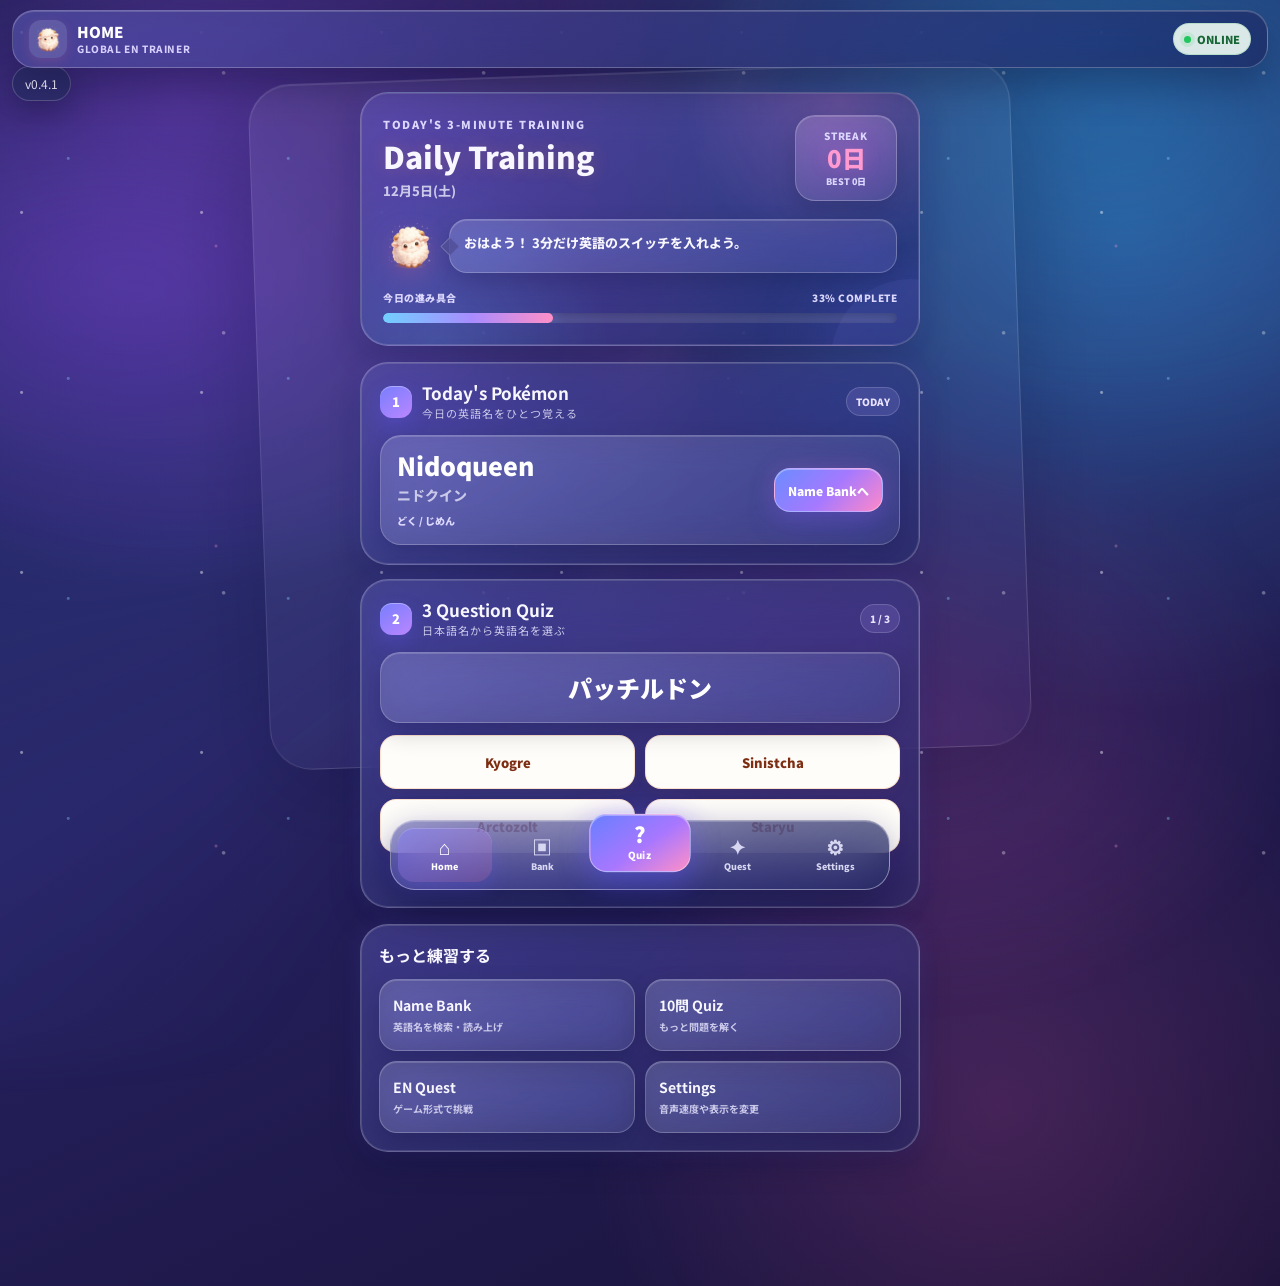
<file: index.html>
<!DOCTYPE html>
<html lang="ja">
<head>
  <meta charset="UTF-8">
  <meta name="viewport" content="width=device-width,initial-scale=1,viewport-fit=cover">
  <meta name="robots" content="noindex,nofollow">
  <meta name="theme-color" content="#ea580c">
  <meta name="apple-mobile-web-app-capable" content="yes">
  <meta name="apple-mobile-web-app-status-bar-style" content="default">
  <meta name="apple-mobile-web-app-title" content="GET">
  <title>GET - Global EN Trainer</title>
  <link rel="manifest" href="manifest.webmanifest">
  <link rel="apple-touch-icon" href="assets/images/sheep.PNG">
  <link rel="stylesheet" href="style.css?v=10">
  <link rel="stylesheet" href="css/foundation.css?v=1" data-get-foundation>
  <link rel="stylesheet" href="css/daily-home.css?v=1">
</head>
<body>
  <div class="version-badge" onclick="toggleUpdateLog()">v0.4.1</div>

  <div class="update-log" id="updateLog">
    <h3>更新履歴 v0.4.1</h3>
    <p>
      ・Daily Trainingの読み込み停止を修正<br>
      ・共通ポケモンデータAPIを修正<br>
      ・古いJSが残るPWAキャッシュを改善<br>
      ・Service Worker更新時の自動再読み込みを追加<br>
    </p>
  </div>

  <main class="daily-home">
    <div id="dailyDashboard" class="daily-dashboard">
      <section class="daily-overview" aria-labelledby="dailyTitle">
        <div class="daily-overview-top">
          <div>
            <p class="daily-eyebrow">TODAY'S 3-MINUTE TRAINING</p>
            <h1 id="dailyTitle">Daily Training</h1>
            <div id="dailyDate" class="daily-date">今日のトレーニング</div>
          </div>

          <div class="daily-streak-card" aria-label="連続学習日数">
            <span class="daily-streak-label">STREAK</span>
            <strong id="dailyStreak" class="daily-streak-value">0日</strong>
            <span id="dailyBest" class="daily-streak-best">BEST 0日</span>
          </div>
        </div>

        <div class="daily-sheep-message">
          <img src="assets/images/sheep.PNG" alt="GET Sheep">
          <div id="dailySheepMessage" class="daily-sheep-bubble" aria-live="polite">
            今日のトレーニングを準備しているよ。
          </div>
        </div>

        <div class="daily-progress-head">
          <span>今日の進み具合</span>
          <span id="dailyProgressText">LOADING</span>
        </div>
        <div class="daily-progress-track" aria-hidden="true">
          <div id="dailyProgressFill" class="daily-progress-fill"></div>
        </div>
      </section>

      <div class="daily-steps">
        <section class="daily-step-card" aria-labelledby="dailyPokemonHeading">
          <div class="daily-step-header">
            <div class="daily-step-title">
              <span class="daily-step-number">1</span>
              <div>
                <h2 id="dailyPokemonHeading">Today's Pokémon</h2>
                <p>今日の英語名をひとつ覚える</p>
              </div>
            </div>
            <span class="daily-step-status">TODAY</span>
          </div>

          <div class="daily-pokemon-panel">
            <div>
              <div id="dailyPokemonName" class="daily-pokemon-name">Loading...</div>
              <div id="dailyPokemonJp" class="daily-pokemon-jp">今日のポケモン</div>
              <div id="dailyPokemonType" class="daily-pokemon-type">TYPE</div>
            </div>
            <button id="dailyPokemonDetail" class="daily-detail-button" type="button">
              Name Bankへ
            </button>
          </div>
        </section>

        <section id="dailyQuizStep" class="daily-step-card" aria-labelledby="dailyQuizHeading">
          <div class="daily-step-header">
            <div class="daily-step-title">
              <span class="daily-step-number">2</span>
              <div>
                <h2 id="dailyQuizHeading">3 Question Quiz</h2>
                <p>日本語名から英語名を選ぶ</p>
              </div>
            </div>
            <span id="dailyQuizCounter" class="daily-step-status">1 / 3</span>
          </div>

          <div id="dailyQuizQuestion" class="daily-quiz-question">Loading...</div>
          <div id="dailyQuizOptions" class="daily-answer-grid"></div>
          <div id="dailyQuizFeedback" class="daily-quiz-feedback" aria-live="polite"></div>
          <button id="dailyQuizNext" class="daily-primary-button" type="button" hidden disabled>
            次の問題
          </button>
        </section>

        <section id="dailyPhraseStep" class="daily-step-card" aria-labelledby="dailyPhraseHeading" hidden>
          <div class="daily-step-header">
            <div class="daily-step-title">
              <span class="daily-step-number">3</span>
              <div>
                <h2 id="dailyPhraseHeading">CA English</h2>
                <p>現場で使う一言を声に出す</p>
              </div>
            </div>
            <span class="daily-step-status">FINAL</span>
          </div>

          <div class="daily-phrase-card">
            <span id="dailyPhraseScene" class="daily-phrase-scene">CA ENGLISH</span>
            <div id="dailyPhraseEn" class="daily-phrase-en">Loading...</div>
            <div id="dailyPhraseJp" class="daily-phrase-jp"></div>
            <div class="daily-phrase-actions">
              <button id="dailyPhraseSpeak" class="daily-secondary-button" type="button">
                🔊 聞く
              </button>
              <button id="dailyPhraseDone" class="daily-primary-button" type="button">
                覚えた・完了
              </button>
            </div>
          </div>
        </section>
      </div>

      <section id="dailyCompletion" class="daily-completion" hidden aria-live="polite">
        <div class="daily-completion-mark">✓</div>
        <h2>Today's Training Complete!</h2>
        <p>今日の英語をひとつ、現場へ持っていこう。<br>明日は新しい3問とCAフレーズが待っているよ。</p>
        <div class="daily-completion-stats">
          <div class="daily-completion-stat">
            <span>QUIZ SCORE</span>
            <strong id="dailyCompletionScore">0 / 3</strong>
          </div>
          <div class="daily-completion-stat">
            <span>STREAK</span>
            <strong id="dailyCompletionStreak">1日連続</strong>
          </div>
        </div>
      </section>

      <section class="daily-shortcuts" aria-labelledby="dailyExploreHeading">
        <h2 id="dailyExploreHeading">もっと練習する</h2>
        <div class="daily-shortcut-grid">
          <a href="pages/namebank.html">
            <strong>Name Bank</strong>
            <span>英語名を検索・読み上げ</span>
          </a>
          <a href="pages/dailyquiz.html">
            <strong>10問 Quiz</strong>
            <span>もっと問題を解く</span>
          </a>
          <a href="pages/quest.html">
            <strong>EN Quest</strong>
            <span>ゲーム形式で挑戦</span>
          </a>
          <a href="pages/settings.html">
            <strong>Settings</strong>
            <span>音声速度や表示を変更</span>
          </a>
        </div>
      </section>
    </div>
  </main>

  <script>
    function toggleUpdateLog(){
      const log=document.getElementById("updateLog");
      log.style.display=log.style.display==="block"?"none":"block";
    }

    if("serviceWorker" in navigator){
      let refreshing=false;
      navigator.serviceWorker.addEventListener("controllerchange",()=>{
        if(refreshing) return;
        refreshing=true;
        window.location.reload();
      });
    }
  </script>
  <script src="js/pokemon-data.js?v=2"></script>
  <script src="data/ca-phrases.js?v=1"></script>
  <script src="js/app-settings.js?v=2"></script>
  <script src="script.js?v=7"></script>
  <script src="js/daily-training.js?v=1"></script>
</body>
</html>
</file>
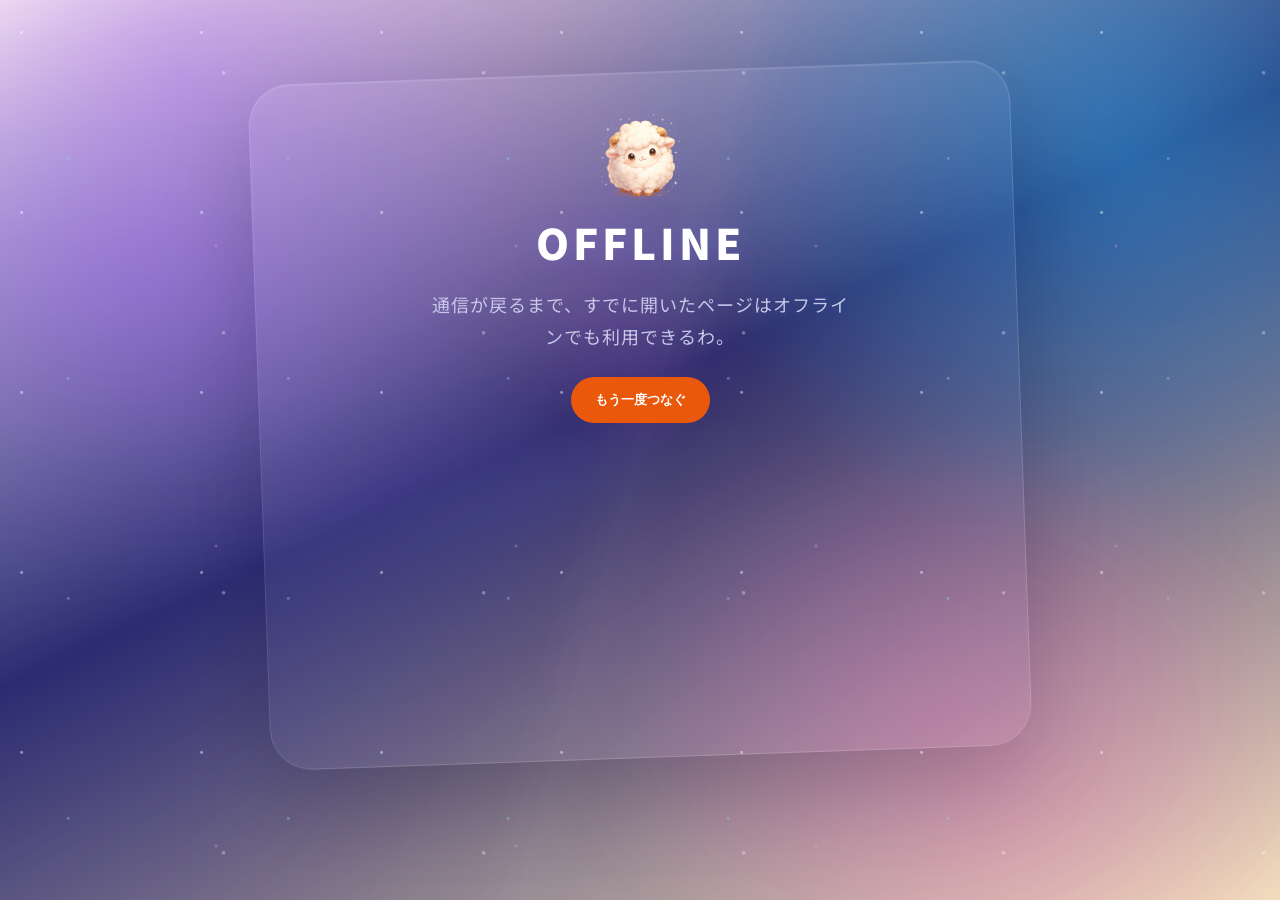
<file: offline.html>
<!DOCTYPE html>
<html lang="ja">
<head>
  <meta charset="UTF-8">
  <meta name="viewport" content="width=device-width,initial-scale=1,viewport-fit=cover">
  <meta name="theme-color" content="#ea580c">
  <title>Offline - GET</title>
  <link rel="stylesheet" href="style.css?v=10">
  <link rel="stylesheet" href="css/foundation.css?v=1">
</head>
<body class="get-app">
  <main class="container" style="padding-top:32px">
    <img src="assets/images/sheep.PNG" alt="GET Sheep" style="width:100px;max-width:30vw">
    <h1 style="font-size:42px;letter-spacing:4px">OFFLINE</h1>
    <p>通信が戻るまで、すでに開いたページはオフラインでも利用できるわ。</p>
    <button type="button" onclick="location.reload()" style="margin-top:24px;padding:14px 24px;border:0;border-radius:999px;background:#ea580c;color:#fff;font-weight:900">もう一度つなぐ</button>
  </main>
</body>
</html>
</file>
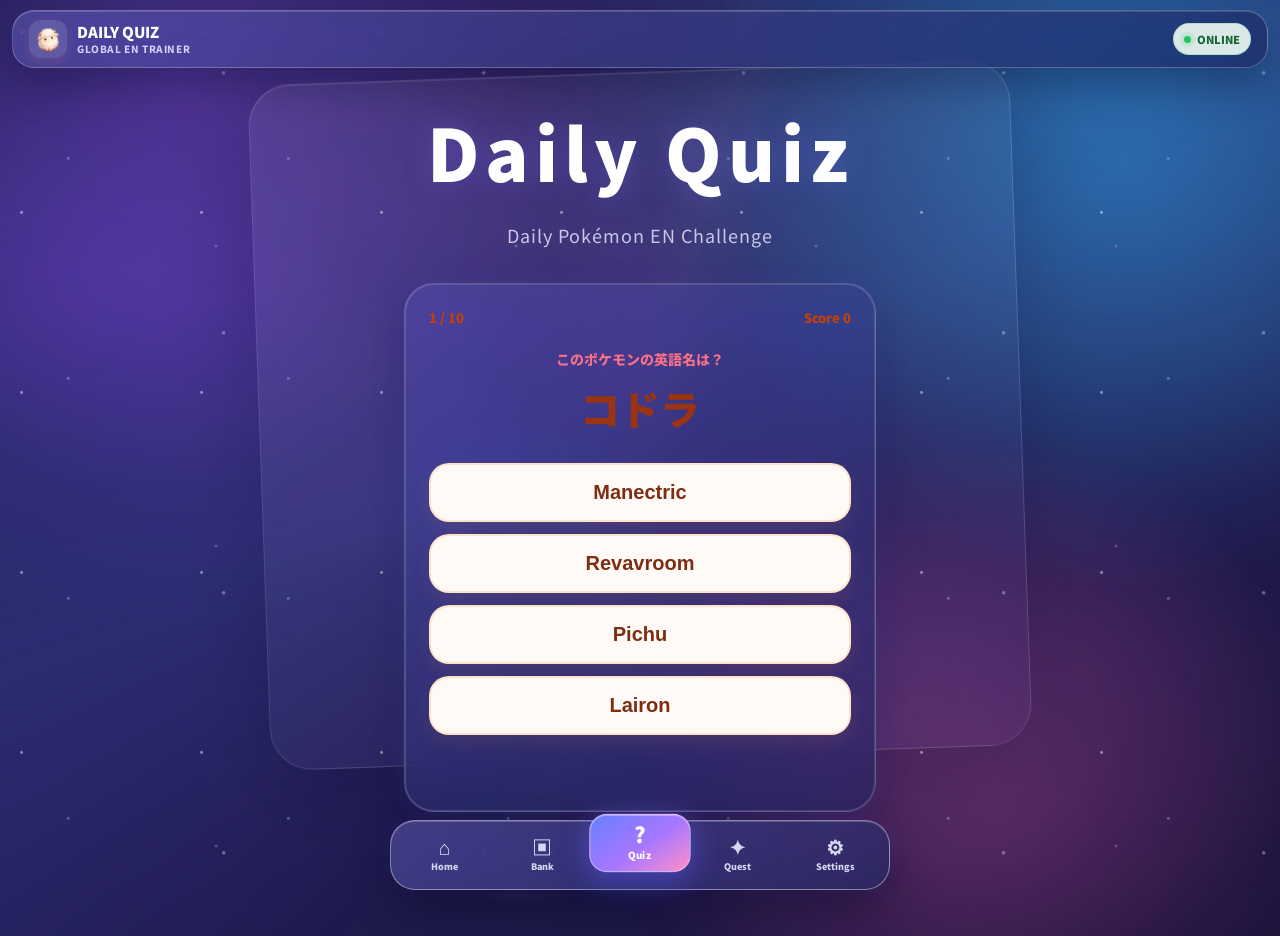
<file: pages/dailyquiz.html>
<!DOCTYPE html>
<html lang="ja">
<head>
  <meta charset="UTF-8">
  <meta name="viewport" content="width=device-width,initial-scale=1,viewport-fit=cover">
  <meta name="robots" content="noindex,nofollow">
  <meta name="theme-color" content="#ea580c">
  <meta name="apple-mobile-web-app-capable" content="yes">
  <meta name="apple-mobile-web-app-title" content="GET">
  <title>Daily Quiz - GET</title>
  <link rel="manifest" href="../manifest.webmanifest">
  <link rel="apple-touch-icon" href="../assets/images/sheep.PNG">
  <link rel="stylesheet" href="../style.css?v=10">
  <link rel="stylesheet" href="../css/foundation.css?v=1" data-get-foundation>
  <link rel="stylesheet" href="../css/quiz.css?v=4">
  <link rel="stylesheet" href="https://cdnjs.cloudflare.com/ajax/libs/animate.css/4.1.1/animate.min.css">
</head>
<body>
  <main class="container quiz-container">
    <h1>Daily Quiz</h1>
    <p>Daily Pokémon EN Challenge</p>

    <section class="quiz-card" id="quizCard">
      <div class="quiz-status">
        <span id="quizCount">1 / 10</span>
        <span id="quizScore">Score 0</span>
      </div>
      <div class="quiz-question-label">このポケモンの英語名は？</div>
      <div class="quiz-question" id="quizQuestion">Loading...</div>
      <div class="quiz-options" id="quizOptions"></div>
      <div class="quiz-result" id="quizResult" aria-live="polite"></div>
      <button class="quiz-next-button" id="quizNextButton" onclick="nextQuiz()" disabled hidden aria-hidden="true" type="button">Next</button>
    </section>
  </main>

  <audio id="enquestBgm" src="../assets/sounds/enquest-bgm.mp3" loop preload="none"></audio>
  <script src="../js/app-settings.js?v=2"></script>
  <script src="../js/pokemon-data.js?v=1"></script>
  <script src="../script.js?v=7"></script>
  <script src="../js/quiz.js?v=5"></script>
  <script src="../js/quiz-data-bridge.js?v=1"></script>
</body>
</html>
</file>
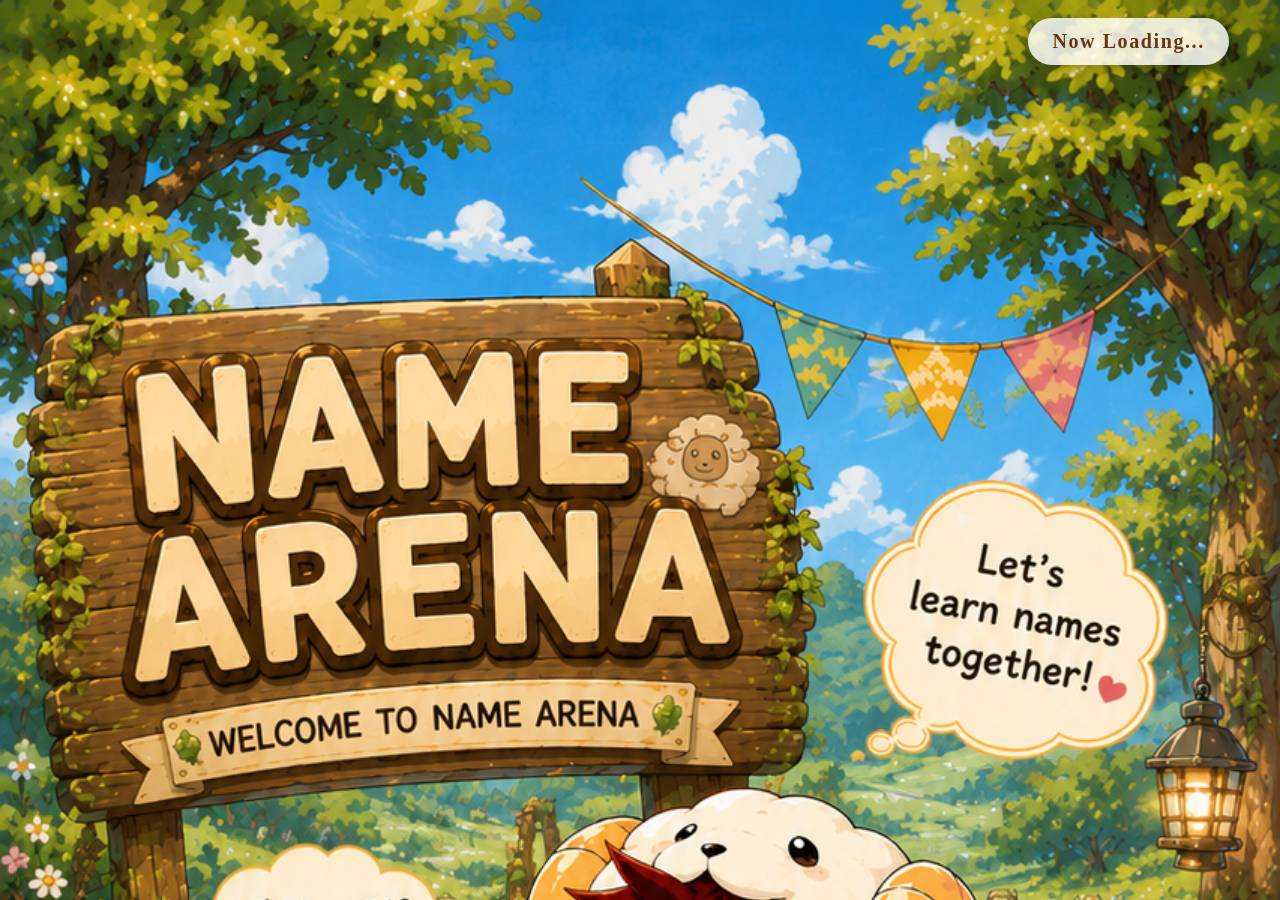
<file: pages/namearena.html>
<!DOCTYPE html>
<html lang="ja">
<head>
  <meta charset="UTF-8">
  <meta name="viewport" content="width=device-width,initial-scale=1,viewport-fit=cover">
  <meta name="robots" content="noindex,nofollow">
  <meta name="theme-color" content="#ea580c">
  <meta name="apple-mobile-web-app-capable" content="yes">
  <meta name="apple-mobile-web-app-title" content="GET">
  <title>NAME ARENA - GET</title>
  <link rel="manifest" href="../manifest.webmanifest">
  <link rel="apple-touch-icon" href="../assets/images/sheep.PNG">
  <link rel="stylesheet" href="../css/foundation.css?v=1" data-get-foundation>
  <link rel="stylesheet" href="../css/namearena.css?v=6">
</head>
<body>
  <div class="namearena-loading-screen">
    <div class="namearena-loading-text">Now Loading...</div>
  </div>

  <script src="../script.js?v=7"></script>
  <script>
    setTimeout(() => {
      window.location.href="./namearena-game.html";
    },5000);
  </script>
</body>
</html>
</file>
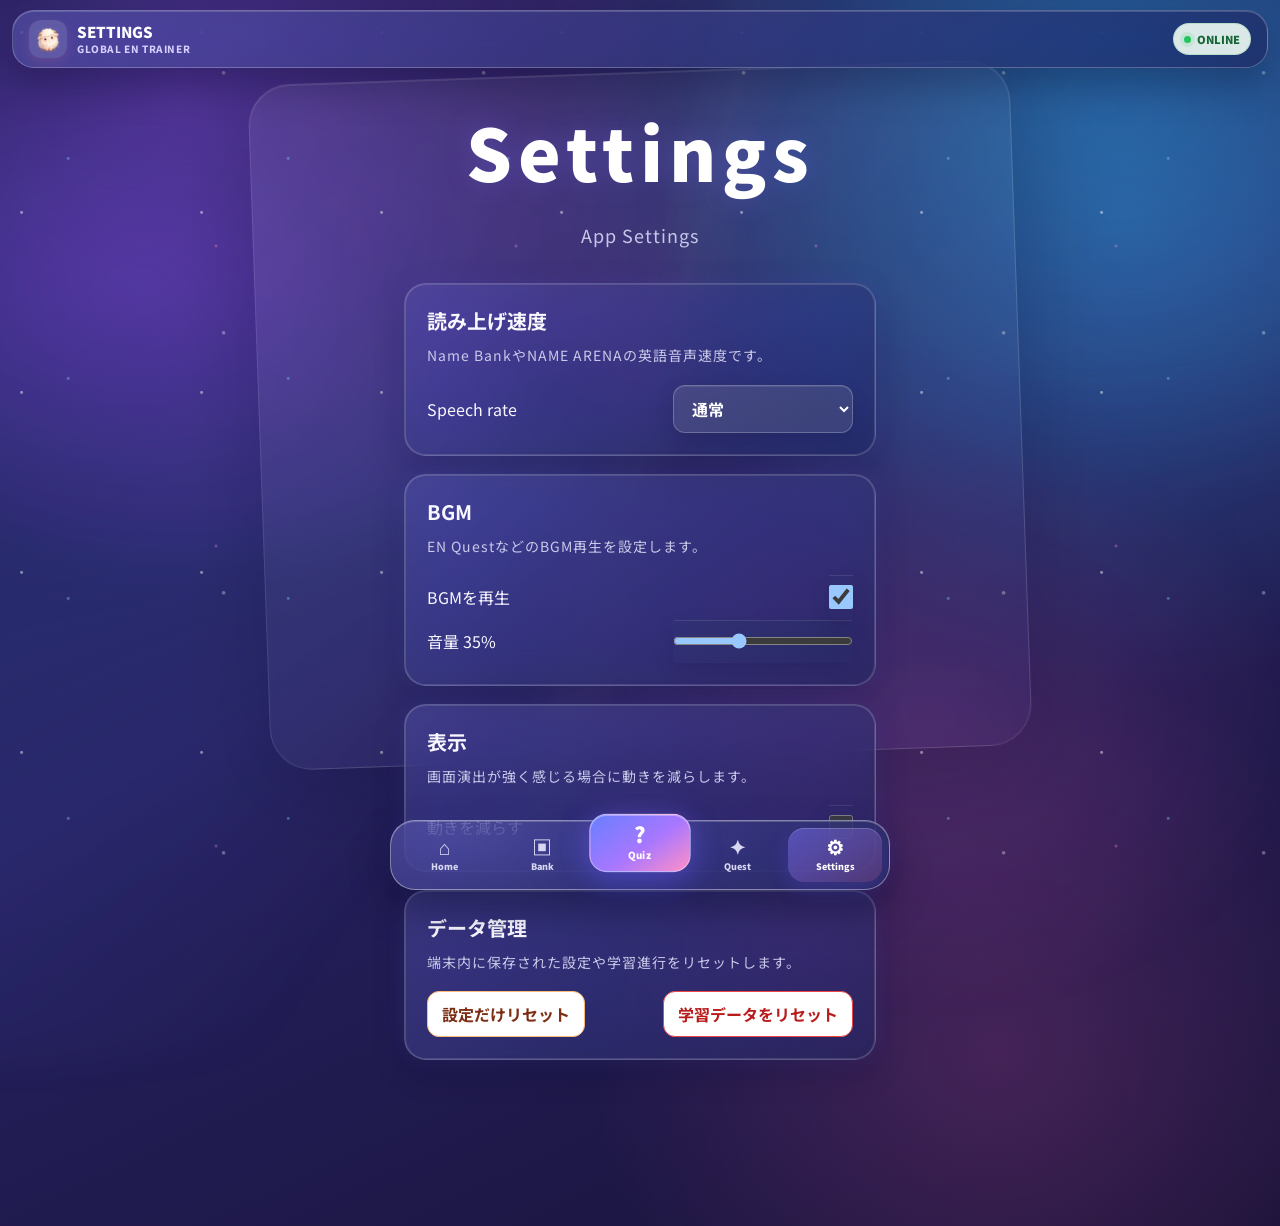
<file: pages/settings.html>
<!DOCTYPE html>
<html lang="ja">
<head>
  <meta charset="UTF-8">
  <meta name="viewport" content="width=device-width,initial-scale=1,viewport-fit=cover">
  <meta name="robots" content="noindex,nofollow">
  <meta name="theme-color" content="#ea580c">
  <meta name="apple-mobile-web-app-capable" content="yes">
  <meta name="apple-mobile-web-app-title" content="GET">
  <title>Settings - GET</title>
  <link rel="manifest" href="../manifest.webmanifest">
  <link rel="apple-touch-icon" href="../assets/images/sheep.PNG">
  <link rel="stylesheet" href="../style.css?v=10">
  <link rel="stylesheet" href="../css/foundation.css?v=1" data-get-foundation>
  <link rel="stylesheet" href="../css/settings.css?v=2">
</head>
<body>
  <main class="container settings-container">
    <h1>Settings</h1>
    <p>App Settings</p>

    <div class="settings-grid">
      <section class="setting-card">
        <h2>読み上げ速度</h2>
        <p>Name BankやNAME ARENAの英語音声速度です。</p>
        <div class="setting-row">
          <label for="speechRate">Speech rate</label>
          <select id="speechRate">
            <option value="0.7">ゆっくり</option>
            <option value="0.9">通常</option>
            <option value="1.15">速め</option>
          </select>
        </div>
      </section>

      <section class="setting-card">
        <h2>BGM</h2>
        <p>EN QuestなどのBGM再生を設定します。</p>
        <div class="setting-row">
          <label for="bgmEnabled">BGMを再生</label>
          <input id="bgmEnabled" class="setting-switch" type="checkbox">
        </div>
        <div class="setting-row">
          <label for="bgmVolume">音量 <span id="bgmVolumeLabel"></span></label>
          <input id="bgmVolume" type="range" min="0" max="1" step="0.05">
        </div>
      </section>

      <section class="setting-card">
        <h2>表示</h2>
        <p>画面演出が強く感じる場合に動きを減らします。</p>
        <div class="setting-row">
          <label for="reducedMotion">動きを減らす</label>
          <input id="reducedMotion" class="setting-switch" type="checkbox">
        </div>
      </section>

      <section class="setting-card">
        <h2>データ管理</h2>
        <p>端末内に保存された設定や学習進行をリセットします。</p>
        <div class="setting-row">
          <button id="resetSettingsButton" class="settings-button" type="button">設定だけリセット</button>
          <button id="resetLearningButton" class="settings-button danger" type="button">学習データをリセット</button>
        </div>
      </section>
    </div>

    <div id="settingsStatus" class="settings-status" role="status" aria-live="polite"></div>
  </main>

  <script src="../js/app-settings.js?v=2"></script>
  <script src="../script.js?v=7"></script>
  <script src="../js/storage.js?v=2"></script>
</body>
</html>
</file>
<file: style.css>
@import url('https://fonts.googleapis.com/css?family=Noto+Sans+JP');

*{
  margin:0;
  padding:0;
  box-sizing:border-box;
}

html,
body{
  min-height:100%;
}

body{
  font-family:'Noto Sans JP', sans-serif;

  background:
    linear-gradient(
      180deg,
      #fff7ed 0%,
      #f8e7cf 28%,
      #f6d8b3 55%,
      #e5d59d 100%
    );

  color:#7c2d12;

  min-height:100vh;

  display:flex;
  justify-content:center;
  align-items:flex-start;

  padding:72px 24px 120px;

  overflow-x:hidden;
}

.container{
  width:100%;
  max-width:480px;

margin:0 auto;
  padding:24px;

  text-align:center;
}

h1{
  font-size:72px;
  font-weight:900;

  letter-spacing:6px;

  color:#ea580c;

  text-shadow:
    0 0 18px rgba(251,146,60,0.22);
}

p{
  margin-top:16px;

  color:#9a3412;

  line-height:1.8;
  font-size:18px;

  letter-spacing:1px;
}

a{
  color:#7c2d12;

  text-decoration:none;

  font-size:24px;
  font-weight:700;

  transition:0.2s;
}

a:hover{
  opacity:0.75;
}

.menu-links{
  margin-top:48px;

  display:flex;
  flex-direction:column;

  gap:18px;
}

.menu-links a{
  display:block;

  padding:22px 20px;

  border-radius:22px;

  background:#fffaf5;

  border:2px solid #fdba74;

  box-shadow:
  0 10px 30px rgba(255,140,60,0.10);

  color:#9a3412;

  font-size:32px;
  font-weight:800;
  backdrop-filter:blur(10px);
  transition:
  transform 0.2s,
  background 0.2s,
  box-shadow 0.2s;
  transition:
  transform 0.2s,
  background 0.2s,
  box-shadow 0.2s;
}

.menu-links a:hover{
  transform:translateY(-4px);

  background:#ffedd5;

  border-color:#f97316;

  box-shadow:
    0 12px 24px rgba(251,146,60,0.18);
}
.version-badge{
  position:fixed;

  top:16px;
  left:16px;

  font-size:12px;

  color:#9a3412;

  background:rgba(255,255,255,0.78);

  border:1px solid rgba(251,146,60,0.25);

  border-radius:999px;

  padding:8px 12px;

  cursor:pointer;

  z-index:9999;
}
.update-log{
  display:none;

  position:fixed;

  top:60px;
  right:16px;

  width:280px;
  max-width:calc(100vw - 32px);

  background:#fff7ed;

  border:1px solid rgba(251,146,60,0.25);

  border-radius:16px;

  padding:16px;

  text-align:left;
  line-height:1.7;

  box-shadow:
    0 8px 24px rgba(251,146,60,0.18);

  z-index:9998;
}

.update-log h3{
  margin-bottom:12px;

  font-size:16px;

  color:#7c2d12;
}

.update-log p{
  margin-top:0;

  font-size:14px;

  color:#9a3412;

  letter-spacing:0;
}
.menu-links a:active{
  transform:scale(0.97);

  box-shadow:
    0 2px 8px rgba(251,146,60,0.12);
}
::-webkit-scrollbar {
  width: 6px;
}

::-webkit-scrollbar-thumb {
  background: rgba(124,45,18,0.25);
  border-radius: 999px;
}

.menu-links a{
  position:relative;
  display:block;

  padding:20px 24px;
  margin-bottom:18px;

  border-radius:18px;

  background:#fffdf8;
  color:#8b2e14;

  text-decoration:none;

  font-size:22px;
  font-weight:800;
  text-align:center;

  box-shadow:
    0 10px 22px rgba(255,140,60,0.16);

  transition:
    transform 0.25s ease,
    box-shadow 0.25s ease,
    background 0.25s ease,
    color 0.25s ease;
}

.menu-links a:hover,
.menu-links a:active{
  transform:
    rotate(-3deg)
    skew(4deg)
    translate(8px,-6px);

  background:#ff6b35;
  color:#fff;

  box-shadow:
    -18px 18px 28px rgba(124,45,18,0.25);
}
/* =========================
   Common Side Menu
========================= */

.menu-button{
  position:fixed;

  top:18px;
  right:16px;

  z-index:9999;

  width:48px;
  height:48px;

  border:none;
  border-radius:16px;

  background:#fffaf5;

  border:2px solid #fdba74;

  color:#9a3412;

  font-size:24px;
  font-weight:900;

  display:flex;
  align-items:center;
  justify-content:center;

  box-shadow:
    0 6px 18px rgba(124,45,18,0.18);

  cursor:pointer;
}

.menu-button:active{
  transform:scale(0.94);
}

.side-menu{
  position:fixed;

  top:0;
  right:-100%;

  width:240px;
  height:100vh;

  z-index:10000;

  background:#fffaf5;

  border-left:2px solid #fdba74;

  box-shadow:
    -8px 0 24px rgba(124,45,18,0.18);

  padding:80px 20px 20px;

  display:flex;
  flex-direction:column;

  gap:16px;

  transition:right 0.25s ease;
}

.side-menu.open{
  right:0;
}

.side-menu a{
  padding:14px 16px;

  border-radius:16px;

  background:#fff7ed;

  color:#9a3412;

  font-size:18px;
  font-weight:900;

  text-decoration:none;

  border:1px solid #fdba74;
}

.menu-close-button{
  position:absolute;

  top:20px;
  right:18px;

  width:42px;
  height:42px;

  border:none;
  border-radius:14px;

  background:#f97316;

  color:white;

  font-size:24px;
  font-weight:900;

  cursor:pointer;
}

.menu-close-button:active{
  transform:scale(0.94);
}

/* ===== GET Home v0.0.2 ===== */

.home-container{
  width:100%;
  max-width:480px;
  margin:0 auto;
  padding:48px 0 36px;
}

.hero-card{
  padding:34px 24px 30px;

  border-radius:32px;

  background:
    linear-gradient(
      135deg,
      rgba(255,255,255,0.72),
      rgba(255,247,237,0.58)
    );

  border:2px solid rgba(251,146,60,0.12);

  backdrop-filter:blur(10px);

  box-shadow:
    0 18px 45px rgba(251,146,60,0.10);

  text-align:center;

  animation:heroFloat 6s ease-in-out infinite;
}

.hero-badge{
  display:inline-block;
  padding:8px 14px;
  border-radius:999px;

  font-size:12px;
  font-weight:800;
  letter-spacing:0.04em;

  color:#c2410c;
  background:#ffedd5;
}

.hero-card h1{
  margin:18px 0 4px;

  font-size:64px;
  line-height:1;
  font-weight:900;

  text-align:center;
  letter-spacing:12px;

  background:linear-gradient(
    135deg,
    #9a3412,
    #c2410c,
    #fb7185
  );

  -webkit-background-clip:text;
  -webkit-text-fill-color:transparent;

  text-shadow:
    0 0 24px rgba(251,113,133,0.18);
}

.hero-subtitle{
  margin:10px 0 0;

  font-size:20px;
  font-weight:800;

  text-align:center;
  letter-spacing:2px;

  color:#fb7185;
}

.hero-text{
  max-width:360px;
  margin:24px auto 26px;

  font-size:15px;
  line-height:1.9;

  text-align:center;

  color:#7c2d12;
}

.start-button{
  display:inline-flex;
  align-items:center;
  justify-content:center;

  min-width:220px;
  padding:15px 24px;

  border-radius:999px;

  background:linear-gradient(135deg, #fb7185, #fdba74);
  color:#ffffff;

  font-size:15px;
  font-weight:900;
  text-decoration:none;

  box-shadow:
    0 10px 24px rgba(251,113,133,0.28);

  transition:0.2s ease;
}

.start-button:active{
  transform:scale(0.97);
}

.menu-grid{
  margin-top:24px;

  display:grid;
  grid-template-columns:1fr;
  gap:16px;
}

.menu-card{
  display:flex;
  align-items:center;
  gap:14px;

  padding:18px;

  border-radius:24px;

  background:rgba(255,255,255,0.88);
  border:2px solid rgba(251,146,60,0.22);

  text-decoration:none;

  box-shadow:
    0 8px 22px rgba(251,146,60,0.12);

  transition:0.2s ease;
}

.menu-card:hover{
  transform:translateY(-2px);
}

.menu-card:active{
  transform:scale(0.97);

  box-shadow:
    0 4px 12px rgba(251,146,60,0.12);
}

.menu-icon{
  width:48px;
  height:48px;

  flex-shrink:0;

  display:flex;
  align-items:center;
  justify-content:center;

  border-radius:18px;

  background:linear-gradient(135deg, #fff7ed, #ffe4e6);
  color:#fb7185;

  font-size:22px;
}

.menu-card h2{
  margin:0 0 5px;

  font-size:18px;
  color:#9a3412;
}

.menu-card p{
  margin:0;

  font-size:13px;
  line-height:1.5;

  color:#9a3412;
  opacity:0.78;
}

.home-note{
  margin-top:22px;
  padding:18px;

  border-radius:24px;

  text-align:center;

  background:rgba(255,237,213,0.72);
  color:#7c2d12;

  font-size:14px;
  line-height:1.7;
}

.social-links{
  margin-top:24px;

  display:flex;
  justify-content:center;
  gap:12px;
  flex-wrap:wrap;
}

.social-links a{
  display:inline-flex;
  align-items:center;
  gap:8px;

  padding:10px 16px;

  border-radius:999px;

  background:#ffffff;
  color:#9a3412;

  font-size:14px;
  font-weight:800;
  text-decoration:none;

  border:2px solid rgba(251,146,60,0.22);
}

body::before{
  content:"";

  position:fixed;
  inset:0;

  background:
    radial-gradient(circle at 20% 20%, rgba(255,192,203,0.18), transparent 180px),
    radial-gradient(circle at 80% 30%, rgba(253,186,116,0.14), transparent 220px),
    radial-gradient(circle at 60% 80%, rgba(251,113,133,0.12), transparent 180px);

  pointer-events:none;
  z-index:-1;
}

@keyframes heroFloat{
  0%{
    transform:translateY(0px);
  }

  50%{
    transform:translateY(-6px);
  }

  100%{
    transform:translateY(0px);
  }
}

@media(max-width:640px){
  .home-container{
    max-width:100%;
    padding-top:32px;
  }

  .hero-card{
    padding:28px 18px 24px;
    border-radius:28px;
  }

  .hero-card h1{
    font-size:56px;
    letter-spacing:10px;
  }

  .hero-subtitle{
    font-size:18px;
  }

  .menu-card{
    padding:16px;
  }
}


.hero-sheep{
  width:88px;

  margin-top:34px;
  margin-bottom:10px;

  position:relative;
  z-index:1;

  filter:
    drop-shadow(0 8px 18px rgba(251,113,133,0.22));

  animation:sheepFloat 4s ease-in-out infinite;
}
@keyframes sheepFloat{

  0%{
    transform:translateY(0px) rotate(-2deg);
  }

  50%{
    transform:translateY(-8px) rotate(2deg);
  }

  100%{
    transform:translateY(0px) rotate(-2deg);
  }

}
.hero-sheep::before{
  content:"";
}

.hero-sheep-wrap{
  position:relative;

  width:120px;

  margin:34px auto 20px;
}

.sheep-glow{
  position:absolute;

  inset:0;

  margin:auto;

  width:90px;
  height:90px;

  border-radius:999px;

  background:
    radial-gradient(
      circle,
      rgba(251,113,133,0.22),
      rgba(253,186,116,0.10),
      transparent 70%
    );

  filter:blur(12px);

  animation:glowPulse 4s ease-in-out infinite;
}

@keyframes glowPulse{

  0%{
    transform:scale(0.92);
    opacity:0.7;
  }

  50%{
    transform:scale(1.08);
    opacity:1;
  }

  100%{
    transform:scale(0.92);
    opacity:0.7;
  }

}
/* ===== Today's Pokemon Special Card ===== */

.today-card{
  position:relative;
  overflow:hidden;

  margin-top:24px;
  padding:24px;

  border-radius:30px;

  text-align:left;

  background:
    linear-gradient(
      135deg,
      rgba(255,255,255,0.9),
      rgba(255,250,220,0.82)
    );

  border:2px solid rgba(250,204,21,0.45);

  box-shadow:
    0 0 0 1px rgba(255,255,255,0.7) inset,
    0 0 24px rgba(250,204,21,0.34),
    0 16px 34px rgba(251,146,60,0.16);
}

.today-card::before{
  content:"";

  position:absolute;
  inset:-2px;

  border-radius:32px;

  background:
    linear-gradient(
      120deg,
      transparent 0%,
      rgba(255,255,255,0.9) 45%,
      transparent 70%
    );

  transform:translateX(-120%);
  animation:todayShine 5s ease-in-out infinite;

  pointer-events:none;
}

.today-card::after{
  content:"";
  position:absolute;

  inset:10px;

  border-radius:24px;

  border:1px solid rgba(255,255,255,0.7);

  pointer-events:none;
}

.today-bg-symbol{
  position:absolute;

  right:26px;
  bottom:8px;

  font-size:118px;
  font-weight:900;

  opacity:0.11;

  transform:rotate(-12deg);

  pointer-events:none;
}

.today-top{
  position:relative;
  z-index:1;

  display:flex;
  align-items:center;
  justify-content:space-between;
  gap:12px;
}

.today-label{
  font-size:13px;
  font-weight:900;

  letter-spacing:1px;

  color:#ea580c;
}

.today-type{
  padding:7px 13px;

  border-radius:999px;

  font-size:11px;
  font-weight:900;

  letter-spacing:1px;

  background:rgba(255,255,255,0.72);
}

.today-name{
  position:relative;
  z-index:1;

  margin-top:22px;

  font-size:44px;
  line-height:1;
  font-weight:900;

  letter-spacing:1px;

  color:#7c2d12;
}

.today-jp{
  position:relative;
  z-index:1;

  margin-top:10px;

  font-size:16px;
  font-weight:700;

  color:#7c2d12;

  opacity:0.8;
}

.today-bottom{
  position:relative;
  z-index:1;

  margin-top:24px;

  display:flex;
  align-items:center;
  justify-content:space-between;
  gap:12px;
}

.today-no{
  padding:9px 14px;

  border-radius:999px;

  font-size:15px;
  font-weight:900;

  background:rgba(255,255,255,0.62);
}

.today-button{
  display:inline-flex;
  align-items:center;
  gap:8px;

  padding:11px 20px;

  border-radius:999px;

  color:#ffffff;

  font-size:13px;
  font-weight:900;
  letter-spacing:1px;

  text-decoration:none;

  box-shadow:
    0 10px 20px rgba(251,113,133,0.22);
}

.today-button:active{
  transform:scale(0.95);
}

@keyframes todayShine{
  0%{
    transform:translateX(-120%);
  }

  45%{
    transform:translateX(120%);
  }

  100%{
    transform:translateX(120%);
  }
}

/* ===== Type Colors ===== */

.type-electric{
  background:
    linear-gradient(135deg, #fffdf2, #fff7c2);
  border-color:rgba(250,204,21,0.55);
  box-shadow:
    0 0 26px rgba(250,204,21,0.42),
    0 16px 34px rgba(251,146,60,0.16);
}

.type-electric .today-type,
.type-electric .today-no{
  color:#ca8a04;
}

.type-electric .today-button{
  background:linear-gradient(135deg, #facc15, #fb7185);
}

.type-psychic{
  background:
    linear-gradient(135deg, #fff7ff, #f3e8ff);
  border-color:rgba(168,85,247,0.45);
  box-shadow:
    0 0 26px rgba(168,85,247,0.32),
    0 16px 34px rgba(251,146,60,0.12);
}

.type-psychic .today-type,
.type-psychic .today-no{
  color:#7e22ce;
}

.type-psychic .today-button{
  background:linear-gradient(135deg, #a855f7, #fb7185);
}

.type-fire{
  background:
    linear-gradient(135deg, #fff7ed, #fed7aa);
  border-color:rgba(249,115,22,0.45);
}

.type-fire .today-type,
.type-fire .today-no{
  color:#ea580c;
}

.type-fire .today-button{
  background:linear-gradient(135deg, #f97316, #fb7185);
}

.type-water{
  background:
    linear-gradient(135deg, #f0f9ff, #dbeafe);
  border-color:rgba(59,130,246,0.38);
}

.type-water .today-type,
.type-water .today-no{
  color:#2563eb;
}

.type-water .today-button{
  background:linear-gradient(135deg, #3b82f6, #38bdf8);
}

.type-grass{
  background:
    linear-gradient(135deg, #f0fdf4, #dcfce7);
  border-color:rgba(34,197,94,0.38);
}

.type-grass .today-type,
.type-grass .today-no{
  color:#16a34a;
}

.type-grass .today-button{
  background:linear-gradient(135deg, #22c55e, #86efac);
}
.type-normal{
  background:linear-gradient(135deg, #fffaf5, #f5f5f4);
  border-color:rgba(120,113,108,0.28);
}

.type-normal .today-type,
.type-normal .today-no{
  color:#78716c;
}

.type-normal .today-button{
  background:linear-gradient(135deg, #a8a29e, #fb7185);
}

.type-poison{
  background:linear-gradient(135deg, #faf5ff, #f3e8ff);
  border-color:rgba(147,51,234,0.38);
}

.type-poison .today-type,
.type-poison .today-no{
  color:#9333ea;
}

.type-poison .today-button{
  background:linear-gradient(135deg, #9333ea, #fb7185);
}

.type-ground{
  background:linear-gradient(135deg, #fff7ed, #fde68a);
  border-color:rgba(180,83,9,0.35);
}

.type-ground .today-type,
.type-ground .today-no{
  color:#92400e;
}

.type-ground .today-button{
  background:linear-gradient(135deg, #b45309, #fdba74);
}

.type-flying{
  background:linear-gradient(135deg, #f0f9ff, #e0e7ff);
  border-color:rgba(99,102,241,0.32);
}

.type-flying .today-type,
.type-flying .today-no{
  color:#4f46e5;
}

.type-flying .today-button{
  background:linear-gradient(135deg, #818cf8, #38bdf8);
}

.type-bug{
  background:linear-gradient(135deg, #f7fee7, #ecfccb);
  border-color:rgba(101,163,13,0.35);
}

.type-bug .today-type,
.type-bug .today-no{
  color:#4d7c0f;
}

.type-bug .today-button{
  background:linear-gradient(135deg, #65a30d, #bef264);
}

.type-rock{
  background:linear-gradient(135deg, #fafaf9, #e7e5e4);
  border-color:rgba(120,113,108,0.36);
}

.type-rock .today-type,
.type-rock .today-no{
  color:#57534e;
}

.type-rock .today-button{
  background:linear-gradient(135deg, #78716c, #d6d3d1);
}

.type-ghost{
  background:linear-gradient(135deg, #f5f3ff, #ddd6fe);
  border-color:rgba(109,40,217,0.38);
}

.type-ghost .today-type,
.type-ghost .today-no{
  color:#5b21b6;
}

.type-ghost .today-button{
  background:linear-gradient(135deg, #6d28d9, #a78bfa);
}

.type-dragon{
  background:linear-gradient(135deg, #eef2ff, #cffafe);
  border-color:rgba(37,99,235,0.35);
}

.type-dragon .today-type,
.type-dragon .today-no{
  color:#1d4ed8;
}

.type-dragon .today-button{
  background:linear-gradient(135deg, #2563eb, #06b6d4);
}

.type-ice{
  background:linear-gradient(135deg, #f0fdfa, #ccfbf1);
  border-color:rgba(20,184,166,0.35);
}

.type-ice .today-type,
.type-ice .today-no{
  color:#0f766e;
}

.type-ice .today-button{
  background:linear-gradient(135deg, #14b8a6, #67e8f9);
}

.type-fighting{
  background:linear-gradient(135deg, #fff1f2, #fecaca);
  border-color:rgba(220,38,38,0.35);
}

.type-fighting .today-type,
.type-fighting .today-no{
  color:#b91c1c;
}

.type-fighting .today-button{
  background:linear-gradient(135deg, #dc2626, #fb7185);
}

.type-steel{
  background:linear-gradient(135deg, #f8fafc, #e2e8f0);
  border-color:rgba(71,85,105,0.28);
}

.type-steel .today-type,
.type-steel .today-no{
  color:#475569;
}

.type-steel .today-button{
  background:linear-gradient(135deg, #64748b, #cbd5e1);
}

.type-fairy{
  background:linear-gradient(135deg, #fff1f2, #fce7f3);
  border-color:rgba(236,72,153,0.32);
}

.type-fairy .today-type,
.type-fairy .today-no{
  color:#db2777;
}

.type-fairy .today-button{
  background:linear-gradient(135deg, #ec4899, #f9a8d4);
}

/* ===== Rare Legendary Mode ===== */

.today-rare{
  animation:
    rareGlow 2s ease-in-out infinite;

  border-color:#fde047;

  box-shadow:
    0 0 18px rgba(255,255,255,0.7),
    0 0 40px rgba(250,204,21,0.8),
    0 0 80px rgba(251,191,36,0.55);
}

.today-rare::after{
  border:1px solid rgba(255,255,255,0.95);
}

.today-rare .today-label::before{
  content:"🌟 ";
}

.today-rare .today-name{
  text-shadow:
    0 0 12px rgba(255,255,255,0.7),
    0 0 24px rgba(250,204,21,0.65);
}

@keyframes rareGlow{

  0%{
    transform:scale(1);
  }

  50%{
    transform:scale(1.015);
  }

  100%{
    transform:scale(1);
  }

}
</file>
<file: css/daily-home.css>
.daily-home{width:min(100%,560px);margin:0 auto;padding:18px 0 34px}.daily-dashboard{display:grid;gap:16px;opacity:.72;transition:opacity .25s ease}.daily-dashboard.is-ready{opacity:1}.daily-dashboard.is-error{opacity:1}.daily-overview,.daily-step-card,.daily-completion,.daily-shortcuts{border:1px solid var(--get-border);box-shadow:var(--get-shadow);background:var(--get-surface);border-radius:28px}.daily-overview{position:relative;overflow:hidden;padding:22px;background:radial-gradient(circle at 92% 0%,rgba(251,113,133,.22),transparent 145px),linear-gradient(145deg,#fffdf9,#fff1e7)}.daily-overview::after{content:"";position:absolute;width:160px;height:160px;right:-72px;bottom:-94px;border-radius:50%;background:rgba(253,186,116,.23)}.daily-overview-top{position:relative;z-index:1;display:flex;align-items:flex-start;justify-content:space-between;gap:14px}.daily-eyebrow{margin:0 0 5px;color:#c2410c;font-size:11px;font-weight:900;letter-spacing:.14em}.daily-overview h1{margin:0;color:#7c2d12;font-size:30px;line-height:1.12;letter-spacing:0}.daily-date{margin-top:8px;color:#9a3412;font-size:13px;font-weight:800}.daily-streak-card{flex:none;min-width:102px;padding:12px 10px;border:1px solid rgba(234,88,12,.14);border-radius:20px;background:rgba(255,255,255,.76);text-align:center}.daily-streak-label{display:block;color:#c2410c;font-size:10px;font-weight:900;letter-spacing:.08em}.daily-streak-value{display:block;margin-top:3px;color:#ea580c;font-size:24px;line-height:1;font-weight:1000}.daily-streak-best{display:block;margin-top:5px;color:#9a3412;font-size:9px;font-weight:900}.daily-sheep-message{position:relative;z-index:1;display:grid;grid-template-columns:54px 1fr;align-items:center;gap:12px;margin-top:18px}.daily-sheep-message img{width:54px;height:54px;object-fit:contain;filter:drop-shadow(0 7px 12px rgba(251,113,133,.22))}.daily-sheep-bubble{position:relative;min-height:54px;padding:12px 14px;border:1px solid rgba(234,88,12,.13);border-radius:18px;background:rgba(255,255,255,.84);color:#7c2d12;font-size:13px;font-weight:800;line-height:1.65}.daily-sheep-bubble::before{content:"";position:absolute;left:-7px;top:20px;width:12px;height:12px;border-left:1px solid rgba(234,88,12,.13);border-bottom:1px solid rgba(234,88,12,.13);background:#fffdf9;transform:rotate(45deg)}.daily-progress-head{position:relative;z-index:1;display:flex;align-items:center;justify-content:space-between;gap:12px;margin-top:17px;color:#9a3412;font-size:10px;font-weight:900;letter-spacing:.05em}.daily-progress-track{position:relative;z-index:1;height:10px;margin-top:8px;overflow:hidden;border-radius:999px;background:#f4d9bd}.daily-progress-fill{width:0;height:100%;border-radius:inherit;background:linear-gradient(90deg,#f97316,#fb7185);transition:width .35s ease}.daily-steps{display:grid;gap:14px}.daily-step-card{padding:19px}.daily-step-header{display:flex;align-items:center;justify-content:space-between;gap:12px;margin-bottom:14px}.daily-step-title{display:flex;align-items:center;gap:10px;min-width:0}.daily-step-number{flex:none;width:32px;height:32px;display:grid;place-items:center;border-radius:12px;background:linear-gradient(135deg,#ffedd5,#ffe4e6);color:#c2410c;font-size:13px;font-weight:1000}.daily-step-title h2{margin:0;color:#7c2d12;font-size:17px;line-height:1.25}.daily-step-title p{margin:3px 0 0;color:#9a3412;font-size:11px;line-height:1.35}.daily-step-status{flex:none;padding:6px 9px;border-radius:999px;background:#fff7ed;color:#c2410c;font-size:10px;font-weight:900}.daily-pokemon-panel{display:grid;grid-template-columns:minmax(0,1fr) auto;gap:14px;align-items:center;padding:16px;border-radius:21px;background:linear-gradient(135deg,#fff7ed,#ffe4e6)}.daily-pokemon-name{color:#7c2d12;font-size:25px;line-height:1.08;font-weight:1000;word-break:break-word}.daily-pokemon-jp{margin-top:6px;color:#9a3412;font-size:14px;font-weight:800}.daily-pokemon-type{margin-top:8px;color:#c2410c;font-size:10px;font-weight:900}.daily-detail-button,.daily-primary-button,.daily-secondary-button{border:0;border-radius:16px;font:inherit;font-weight:900;cursor:pointer}.daily-detail-button{padding:11px 13px;background:#fff;color:#c2410c;box-shadow:0 6px 14px rgba(124,45,18,.1);font-size:12px}.daily-quiz-question{padding:17px;border-radius:20px;background:#fff7ed;color:#7c2d12;text-align:center;font-size:24px;font-weight:1000}.daily-answer-grid{display:grid;grid-template-columns:repeat(2,minmax(0,1fr));gap:10px;margin-top:12px}.daily-answer-button{min-height:54px;padding:11px 8px;border:1px solid rgba(234,88,12,.18);border-radius:16px;background:#fffdf9;color:#7c2d12;font:inherit;font-size:13px;font-weight:900;box-shadow:0 5px 12px rgba(124,45,18,.06)}.daily-answer-button:active:not(:disabled){transform:scale(.97)}.daily-answer-button.is-correct{border-color:#22c55e;background:#dcfce7;color:#166534}.daily-answer-button.is-wrong{border-color:#fb7185;background:#ffe4e6;color:#9f1239}.daily-quiz-feedback{min-height:24px;margin-top:11px;color:#9a3412;text-align:center;font-size:13px;font-weight:900}.daily-quiz-feedback.is-correct{color:#15803d}.daily-quiz-feedback.is-wrong{color:#be123c}.daily-primary-button,.daily-secondary-button{width:100%;margin-top:11px;padding:13px 16px}.daily-primary-button{background:linear-gradient(135deg,#f97316,#fb7185);color:#fff;box-shadow:0 8px 18px rgba(249,115,22,.22)}.daily-secondary-button{border:1px solid rgba(234,88,12,.18);background:#fff7ed;color:#9a3412}.daily-primary-button[hidden],.daily-secondary-button[hidden],.daily-step-card[hidden],.daily-completion[hidden]{display:none!important}.daily-phrase-card{padding:18px;border-radius:22px;background:radial-gradient(circle at 100% 0%,rgba(147,51,234,.16),transparent 120px),linear-gradient(140deg,#faf5ff,#fff7ed)}.daily-phrase-scene{display:inline-flex;padding:6px 9px;border-radius:999px;background:#ede9fe;color:#6d28d9;font-size:10px;font-weight:1000;letter-spacing:.08em}.daily-phrase-en{margin-top:14px;color:#4c1d95;font-size:21px;line-height:1.48;font-weight:1000}.daily-phrase-jp{margin-top:9px;color:#7c2d12;font-size:13px;line-height:1.7;font-weight:700}.daily-phrase-actions{display:grid;grid-template-columns:1fr 1fr;gap:10px;margin-top:14px}.daily-phrase-actions .daily-primary-button,.daily-phrase-actions .daily-secondary-button{margin-top:0}.daily-completion{padding:24px;text-align:center;background:radial-gradient(circle at 50% 0%,rgba(253,186,116,.28),transparent 150px),#fffdf9}.daily-completion-mark{width:68px;height:68px;margin:0 auto 12px;display:grid;place-items:center;border-radius:24px;background:linear-gradient(135deg,#fed7aa,#fbcfe8);font-size:34px}.daily-completion h2{margin:0;color:#7c2d12;font-size:24px}.daily-completion p{margin:8px 0 0;color:#9a3412;font-size:13px;line-height:1.65}.daily-completion-stats{display:grid;grid-template-columns:1fr 1fr;gap:10px;margin-top:17px}.daily-completion-stat{padding:13px;border-radius:17px;background:#fff7ed}.daily-completion-stat span{display:block;color:#9a3412;font-size:10px;font-weight:900}.daily-completion-stat strong{display:block;margin-top:4px;color:#ea580c;font-size:20px}.daily-shortcuts{padding:18px}.daily-shortcuts h2{margin:0 0 12px;color:#7c2d12;font-size:16px}.daily-shortcut-grid{display:grid;grid-template-columns:repeat(2,minmax(0,1fr));gap:10px}.daily-shortcut-grid a{min-height:72px;padding:13px;display:flex;flex-direction:column;justify-content:center;gap:5px;border:1px solid rgba(234,88,12,.16);border-radius:18px;background:#fffaf5;color:#7c2d12;text-decoration:none}.daily-shortcut-grid strong{font-size:14px}.daily-shortcut-grid span{color:#9a3412;font-size:10px;line-height:1.45}@media(max-width:420px){.daily-home{padding-top:12px}.daily-overview,.daily-step-card,.daily-completion,.daily-shortcuts{border-radius:24px}.daily-overview{padding:18px}.daily-overview h1{font-size:27px}.daily-streak-card{min-width:92px}.daily-answer-grid,.daily-phrase-actions{grid-template-columns:1fr}}
</file>
<file: css/quiz.css>
.quiz-container{
  max-width:520px;
}

.quiz-card{
  position:relative;
  overflow:hidden;

  margin-top:32px;
  padding:24px;

  border-radius:30px;

  background:
    linear-gradient(
      135deg,
      rgba(255,255,255,0.86),
      rgba(255,247,237,0.72)
    );

  border:2px solid rgba(251,146,60,0.18);

  box-shadow:
    0 16px 36px rgba(251,146,60,0.16);

  text-align:center;
}

.quiz-status{
  display:flex;
  justify-content:space-between;
  align-items:center;

  margin-bottom:22px;

  font-size:13px;
  font-weight:900;

  color:#c2410c;
}

.quiz-question-label{
  font-size:14px;
  font-weight:800;

  color:#fb7185;

  margin-bottom:10px;
}

.quiz-question{
  font-size:40px;
  font-weight:900;

  color:#9a3412;

  margin-bottom:26px;
}

.quiz-options{
  display:flex;
  flex-direction:column;
  gap:12px;
}

.quiz-option-button{
  width:100%;

  padding:16px 18px;

  border:none;
  border-radius:20px;

  background:#fffaf5;

  border:2px solid rgba(251,146,60,0.22);

  color:#7c2d12;

  font-size:20px;
  font-weight:900;

  box-shadow:
    0 8px 18px rgba(251,146,60,0.10);

  cursor:pointer;

  transition:0.2s ease;
}

.quiz-option-button:active{
  transform:scale(0.97);
}

.quiz-option-button.correct{
  background:#dcfce7;
  border-color:#22c55e;
  color:#166534;
}

.quiz-option-button.wrong{
  background:#fee2e2;
  border-color:#ef4444;
  color:#991b1b;
}

.quiz-result{
  min-height:34px;

  margin-top:18px;

  font-size:18px;
  font-weight:900;

  color:#9a3412;
}

.quiz-next-button,
.quiz-restart-button{
  margin-top:18px;

  min-width:180px;

  padding:14px 24px;

  border:none;
  border-radius:999px;

  background:linear-gradient(135deg, #fb7185, #fdba74);
  color:#ffffff;

  font-size:15px;
  font-weight:900;
  letter-spacing:1px;

  box-shadow:
    0 10px 24px rgba(251,113,133,0.24);

  cursor:pointer;
}

.quiz-next-button:disabled{
  opacity:0.45;
  cursor:not-allowed;
}

.quiz-finish h2{
  font-size:28px;
  color:#9a3412;
}

.final-score{
  margin-top:20px;

  font-size:52px;
  font-weight:900;

  color:#fb7185;
}

@media(max-width:640px){
  .quiz-question{
    font-size:34px;
  }

  .quiz-option-button{
    font-size:18px;
  }
}
.quiz-next-button{
  display:none;
}
.quiz-card{
  animation-duration:0.7s;
}
.quiz-card.open-down-right-out{
  animation:cardDropOut 0.42s cubic-bezier(.2,.8,.2,1) forwards;
}

@keyframes cardDropOut{

  0%{
    transform:
      translateY(0)
      scale(1);

    opacity:1;
  }

  20%{
    transform:
      translateY(-8px)
      scale(0.98);
  }

  100%{
    transform:
      translateY(140px)
      scale(0.92);

    opacity:0;
  }

}
.quiz-card.quiz-enter{
  animation:cardPopIn 0.28s ease-out forwards;
}

@keyframes cardPopIn{
  0%{
    transform:translateY(-18px) scale(0.96);
    opacity:0;
  }

  100%{
    transform:translateY(0) scale(1);
    opacity:1;
  }
}
.quiz-option-button.correct{
  transform:scale(0.96);

  background:#dcfce7;
  border-color:#22c55e;

  transition:0.12s;
}
/* =========================
   Daily Quiz Type Effects
========================= */

.normal-effect,
.fire-effect,
.grass-effect,
.steel-effect,
.water-effect,
.electric-flash,
.ghost-effect,
.dragon-aura,
.ice-effect,
.dark-effect,
.fairy-effect,
.psychic-ring,
.fighting-effect,
.fighting-impact,
.fighting-crack,
.poison-effect,
.ground-effect,
.flying-effect,
.flying-feather,
.bug-effect,
.bug-butterfly,
.rock-effect{
  position:absolute;
  pointer-events:none;
  z-index:5;
}

/* Normal */

.normal-effect{
  inset:0;
  background:rgba(255,255,255,0.55);
  animation:normalFlash 0.45s ease-out forwards;
}

@keyframes normalFlash{
  0%{ opacity:0; }
  40%{ opacity:1; }
  100%{ opacity:0; }
}

/* Fire */

.fire-effect{
  inset:0;
  background:
    radial-gradient(circle at 50% 80%,
      rgba(255,120,40,0.75) 0%,
      rgba(255,80,20,0.35) 35%,
      transparent 70%);
  animation:fireBurst 0.75s ease-out forwards;
}

@keyframes fireBurst{
  0%{ opacity:0; transform:scale(0.8); }
  35%{ opacity:1; }
  100%{ opacity:0; transform:scale(1.2); }
}

/* Water */

.water-effect{
  position:absolute;
  inset:0;

  overflow:hidden;

  pointer-events:none;
}

.water-wave{
  position:absolute;

  left:-10%;
  bottom:-120px;

  width:120%;
  height:180px;

  background:
    rgba(120,220,255,0.72);

  border-radius:
    42% 58% 60% 40% /
    45% 35% 65% 55%;

  animation:
    waterRise 0.9s ease-out forwards,
    waterSwing 2.4s ease-in-out infinite;

  filter:blur(2px);
}

.water-wave::before{
  content:"";

  position:absolute;

  inset:0;

  background:
    rgba(180,240,255,0.38);

  border-radius:
    60% 40% 45% 55% /
    50% 65% 35% 50%;

  transform:
    translateY(-12px);

  opacity:0.7;
}

.water-bubble{
  position:absolute;

  bottom:0;

  width:14px;
  height:14px;

  border-radius:50%;

  background:
    rgba(255,255,255,0.55);

  animation:waterBubble 1s ease-out forwards;
}

@keyframes waterRise{
  0%{
    transform:translateY(120px);
    opacity:0;
  }

  20%{
    opacity:1;
  }

  100%{
    transform:translateY(-20px);
    opacity:1;
  }
}

@keyframes waterSwing{
  0%{
    transform:translateX(-10px);
  }

  50%{
    transform:translateX(10px);
  }

  100%{
    transform:translateX(-10px);
  }
}

@keyframes waterBubble{
  0%{
    transform:
      translateY(0)
      scale(0.6);

    opacity:0;
  }

  20%{
    opacity:1;
  }

  100%{
    transform:
      translateY(-140px)
      scale(1.15);

    opacity:0;
  }
}

/* Electric */

.electric-flash{
  inset:0;
  background:
    radial-gradient(circle,
      rgba(255,255,180,0.95) 0%,
      rgba(255,255,120,0.55) 35%,
      transparent 70%);
  animation:electricFlash 0.45s ease-out forwards;
}

@keyframes electricFlash{
  0%{ opacity:0; transform:scale(0.7); }
  40%{ opacity:1; transform:scale(1.15); }
  100%{ opacity:0; transform:scale(1.4); }
}

/* Grass */

.grass-effect{
  inset:0;
  background:
    radial-gradient(circle,
      rgba(120,255,160,0.45) 0%,
      rgba(80,200,120,0.18) 45%,
      transparent 75%);
  animation:grassBloom 0.75s ease-out forwards;
}

@keyframes grassBloom{
  0%{ opacity:0; transform:scale(0.75); }
  40%{ opacity:1; }
  100%{ opacity:0; transform:scale(1.18); }
}

/* Ice */

.ice-effect{
  inset:0;
  background:
    radial-gradient(circle,
      rgba(180,240,255,0.45) 0%,
      rgba(120,220,255,0.18) 40%,
      transparent 75%);
  animation:iceGlow 0.75s ease-out forwards;
}

@keyframes iceGlow{
  0%{ opacity:0; transform:scale(0.8); filter:blur(0px); }
  40%{ opacity:1; }
  100%{ opacity:0; transform:scale(1.15); filter:blur(6px); }
}

/* Fighting */

.fighting-effect{
  inset:0;

  overflow:hidden;

  background:
    radial-gradient(
      circle,
      rgba(255,120,80,0.28) 0%,
      rgba(255,80,40,0.18) 38%,
      transparent 72%
    );

  animation:fightingCrackScreen 0.7s ease-out forwards;
}

.fighting-crack{
  position:absolute;
  inset:0;
z-index:6;
  background:
    linear-gradient(35deg, transparent 48%, rgba(120,45,20,0.85) 49%, transparent 51%),
    linear-gradient(105deg, transparent 50%, rgba(120,45,20,0.75) 51%, transparent 53%),
    linear-gradient(155deg, transparent 47%, rgba(120,45,20,0.7) 48%, transparent 50%),
    linear-gradient(15deg, transparent 55%, rgba(120,45,20,0.65) 56%, transparent 58%);

  opacity:0;

  animation:fightingCrack 0.55s ease-out forwards;
  
}

.fighting-impact{
  position:absolute;
  top:50%;
  left:50%;
  z-index:8;

  width:40px;
  height:40px;

  border:4px solid rgba(255,120,80,0.9);
  border-radius:50%;

box-shadow:
  0 0 18px rgba(255,120,80,0.9),
  0 0 36px rgba(255,80,40,0.55);
  transform:translate(-50%, -50%);

  animation:fightingImpact 0.55s ease-out forwards;

  pointer-events:none;

}

@keyframes fightingCrackScreen{
  0%{
    opacity:0;
    transform:translateX(0);
  }

  15%{
    opacity:1;
    transform:translateX(-7px);
  }

  30%{
    transform:translateX(7px);
  }

  45%{
    transform:translateX(-4px);
  }

  100%{
    opacity:0;
    transform:translateX(0);
  }
}

@keyframes fightingCrack{
  0%{
    opacity:0;
    transform:scale(0.85);
  }

  20%{
    opacity:1;
    transform:scale(1);
  }

  100%{
    opacity:0;
    transform:scale(1.08);
  }
}

@keyframes fightingImpact{
  0%{
    opacity:1;
    width:40px;
    height:40px;
  }

  100%{
    opacity:0;
    width:280px;
    height:280px;
  }
}
/* Poison */

.poison-effect{
  inset:0;
  overflow:hidden;
}

.poison-bubble{
  position:absolute;
  bottom:10%;
  width:16px;
  height:16px;
  border-radius:50%;
  background:rgba(190,90,255,0.65);
  animation:poisonBubble 0.8s ease-out forwards;
}

@keyframes poisonBubble{
  0%{ transform:translateY(0) scale(0.6); opacity:0; }
  30%{ opacity:1; }
  100%{ transform:translateY(-120px) scale(1.2); opacity:0; }
}

/* Ground */

.ground-effect{
  inset:0;
  background:rgba(180,120,70,0.25);
  animation:groundShake 0.55s ease-out forwards;
}

@keyframes groundShake{
  0%{ opacity:0; transform:translateX(0); }
  20%{ opacity:1; transform:translateX(-6px); }
  40%{ transform:translateX(6px); }
  60%{ transform:translateX(-4px); }
  80%{ transform:translateX(4px); }
  100%{ opacity:0; transform:translateX(0); }
}

/* Flying */

.flying-effect{
  inset:0;

  overflow:hidden;

  background:
    radial-gradient(
      circle at 70% 75%,
      rgba(220,240,255,0.45) 0%,
      rgba(200,230,255,0.18) 38%,
      transparent 75%
    );

  animation:flyingSky 0.9s ease-out forwards;
}

.flying-feather{
  position:absolute;

  right:-40px;
  bottom:-20px;

  font-size:22px;

  opacity:0;

  animation:featherFly 0.95s ease-out forwards;
}

@keyframes flyingSky{
  0%{
    opacity:0;
  }

  25%{
    opacity:1;
  }

  100%{
    opacity:0;
  }
}

@keyframes featherFly{
  0%{
    transform:
      translate(0,0)
      rotate(0deg)
      scale(0.6);

    opacity:0;
  }

  20%{
    opacity:1;
  }

  50%{
    transform:
      translate(
        calc(var(--fly-x) * 0.5),
        calc(var(--fly-y) * 0.5)
      )
      rotate(18deg)
      scale(1);
  }

  100%{
    transform:
      translate(var(--fly-x), var(--fly-y))
      rotate(-20deg)
      scale(1.2);

    opacity:0;
  }
}

/* Psychic */

.psychic-ring{
  top:50%;
  left:50%;
  width:40px;
  height:40px;
  border-radius:50%;
  border:3px solid rgba(255,120,220,0.9);
  transform:translate(-50%, -50%);
  animation:psychicExpand 0.75s ease-out forwards;
}

@keyframes psychicExpand{
  0%{ opacity:1; width:40px; height:40px; }
  100%{ opacity:0; width:260px; height:260px; }
}

/* Bug */

.bug-effect{
  inset:0;

  background:
    radial-gradient(
      circle at 65% 75%,
      rgba(255,210,235,0.65) 0%,
      rgba(255,190,225,0.35) 38%,
      rgba(255,230,245,0.16) 68%,
      transparent 100%
    );

  overflow:hidden;

  animation:bugPinkGlow 0.9s ease-out forwards;
}

.bug-butterfly{
  position:absolute;

  right:-30px;
  bottom:-30px;

  font-size:18px;

  animation:butterflyFly 0.95s ease-out forwards;

  opacity:0;
}

@keyframes bugPinkGlow{
  0%{
    opacity:0;
  }

  25%{
    opacity:1;
  }

  100%{
    opacity:0;
  }
}

@keyframes butterflyFly{
  0%{
    transform:
      translate(0, 0)
      rotate(12deg)
      scale(0.6);

    opacity:0;
  }

  20%{
    opacity:1;
  }

  100%{
    transform:
      translate(var(--fly-x), var(--fly-y))
      rotate(-18deg)
      scale(1.15);

    opacity:0;
  }
}
/* Rock */

.rock-effect{
  inset:0;
  overflow:hidden;
}

.rock-piece{
  position:absolute;
  top:45%;
  left:50%;
  width:12px;
  height:12px;
  background:rgba(150,120,90,0.85);
  transform:rotate(20deg);
  animation:rockBurst 0.7s ease-out forwards;
}

@keyframes rockBurst{
  0%{ opacity:1; transform:translate(0,0) scale(0.6) rotate(0deg); }
  100%{ opacity:0; transform:translate(var(--x), var(--y)) scale(1.2) rotate(160deg); }
}

/* Ghost */

.ghost-effect{
  inset:0;
  background:
    radial-gradient(circle,
      rgba(180,120,255,0.28) 0%,
      rgba(120,60,180,0.15) 40%,
      transparent 75%);
  animation:ghostFog 0.85s ease-out forwards;
}

@keyframes ghostFog{
  0%{ opacity:0; transform:scale(0.9); filter:blur(0px); }
  40%{ opacity:1; }
  100%{ opacity:0; transform:scale(1.15); filter:blur(10px); }
}

/* Dragon */

.dragon-aura{
  inset:0;
  border:4px solid rgba(140,120,255,0.9);
  border-radius:24px;
  box-shadow:
    0 0 16px rgba(140,120,255,0.9),
    0 0 36px rgba(140,120,255,0.7);
  animation:dragonPulse 0.75s ease-out forwards;
}

@keyframes dragonPulse{
  0%{ opacity:0; transform:scale(0.85); }
  30%{ opacity:1; }
  100%{ opacity:0; transform:scale(1.08); }
}

/* Dark */

.dark-effect{
  inset:0;
  background:
    radial-gradient(circle,
      rgba(60,60,60,0.75) 0%,
      rgba(20,20,20,0.92) 70%);
  animation:darkPulse 0.65s ease-out forwards;
}

@keyframes darkPulse{
  0%{ opacity:0; transform:scale(1.2); }
  30%{ opacity:1; }
  100%{ opacity:0; transform:scale(1); }
}

/* Steel */

.steel-effect{
  inset:0;
  background:
    linear-gradient(120deg,
      transparent 0%,
      rgba(255,255,255,0.75) 45%,
      rgba(200,220,230,0.85) 50%,
      transparent 60%);
  animation:steelShine 0.55s ease-out forwards;
}

@keyframes steelShine{
  0%{ opacity:0; transform:translateX(-80%); }
  35%{ opacity:1; }
  100%{ opacity:0; transform:translateX(80%); }
}

/* Fairy */

.fairy-effect{
  inset:0;
  overflow:hidden;
}

.fairy-star{
  position:absolute;
  color:#ffd6f5;
  font-size:18px;
  animation:fairyFloat 0.85s ease-out forwards;
}

@keyframes fairyFloat{
  0%{ transform:translateY(20px) scale(0.6); opacity:0; }
  30%{ opacity:1; }
  100%{ transform:translateY(-80px) scale(1.2); opacity:0; }
}
/* =========================
   Big Judge Effect
========================= */

.big-judge{
  position:fixed;
  inset:0;

  display:flex;
  align-items:center;
  justify-content:center;

  font-size:120px;
  font-weight:900;

  z-index:9999;

  pointer-events:none;

  animation:bigJudgePop 0.55s ease-out forwards;
}

.big-judge.correct{
  color:#22c55e;
  text-shadow:
    0 0 18px rgba(34,197,94,0.65),
    0 0 36px rgba(34,197,94,0.45);
}

.big-judge.wrong{
  color:#ef4444;
  text-shadow:
    0 0 18px rgba(239,68,68,0.65),
    0 0 36px rgba(239,68,68,0.45);
}

@keyframes bigJudgePop{
  0%{
    opacity:0;
    transform:scale(0.45);
  }

  35%{
    opacity:1;
    transform:scale(1.18);
  }

  100%{
    opacity:0;
    transform:scale(1.35);
  }
}
</file>
<file: css/namearena.css>
html,
body{
  margin:0;
  padding:0;
  width:100%;
  height:100%;
  overflow:hidden;
}

.namearena-loading-screen{
  position:relative;

  width:100vw;
  height:100vh;

  background-image:url("../assets/images/namearena-main.PNG");

  background-size:100% auto;
  background-position:top center;
  background-repeat:no-repeat;

  background-color:#f7ead0;
}
.namearena-loading-text{
  position:absolute;

  top:2%;
  right:4%;

  z-index:10;

  padding:12px 24px;

  border-radius:999px;

  background:rgba(255,255,255,0.82);

  color:#6b3412;

  font-size:20px;
  font-weight:900;
  letter-spacing:0.08em;

  box-shadow:0 4px 12px rgba(0,0,0,0.22);

  animation:nameArenaLoading 1.2s infinite;
}
@keyframes nameArenaLoading{

  0%{
    opacity:0.35;
  }

  50%{
    opacity:1;
  }

  100%{
    opacity:0.35;
  }

}
</file>
<file: css/settings.css>
.settings-container{
  width:100%;
  max-width:560px;
  margin:0 auto;
}

.settings-grid{
  display:grid;
  gap:18px;
  margin-top:32px;
  text-align:left;
}

.setting-card{
  padding:22px;
  border:1px solid rgba(251,146,60,0.35);
  border-radius:22px;
  background:rgba(255,250,245,0.92);
  box-shadow:0 12px 28px rgba(124,45,18,0.10);
}

.setting-card h2{
  margin:0 0 8px;
  font-size:20px;
  color:#7c2d12;
}

.setting-card p{
  margin:0 0 16px;
  font-size:14px;
  color:#9a3412;
}

.setting-row{
  display:flex;
  align-items:center;
  justify-content:space-between;
  gap:18px;
}

.setting-row select,
.setting-row input[type="range"]{
  width:180px;
  max-width:48vw;
}

.setting-row select,
.settings-button{
  min-height:44px;
  border:1px solid #fdba74;
  border-radius:12px;
  background:#fff;
  color:#7c2d12;
  font:inherit;
  font-weight:700;
  padding:10px 14px;
}

.settings-button{
  cursor:pointer;
}

.settings-button.danger{
  border-color:#ef4444;
  color:#b91c1c;
}

.setting-switch{
  width:24px;
  height:24px;
}

.settings-status{
  min-height:24px;
  margin-top:18px;
  text-align:center;
  font-size:14px;
  color:#166534;
}

.reduce-motion *,
.reduce-motion *::before,
.reduce-motion *::after{
  scroll-behavior:auto !important;
  animation-duration:0.01ms !important;
  animation-iteration-count:1 !important;
  transition-duration:0.01ms !important;
}
</file>
